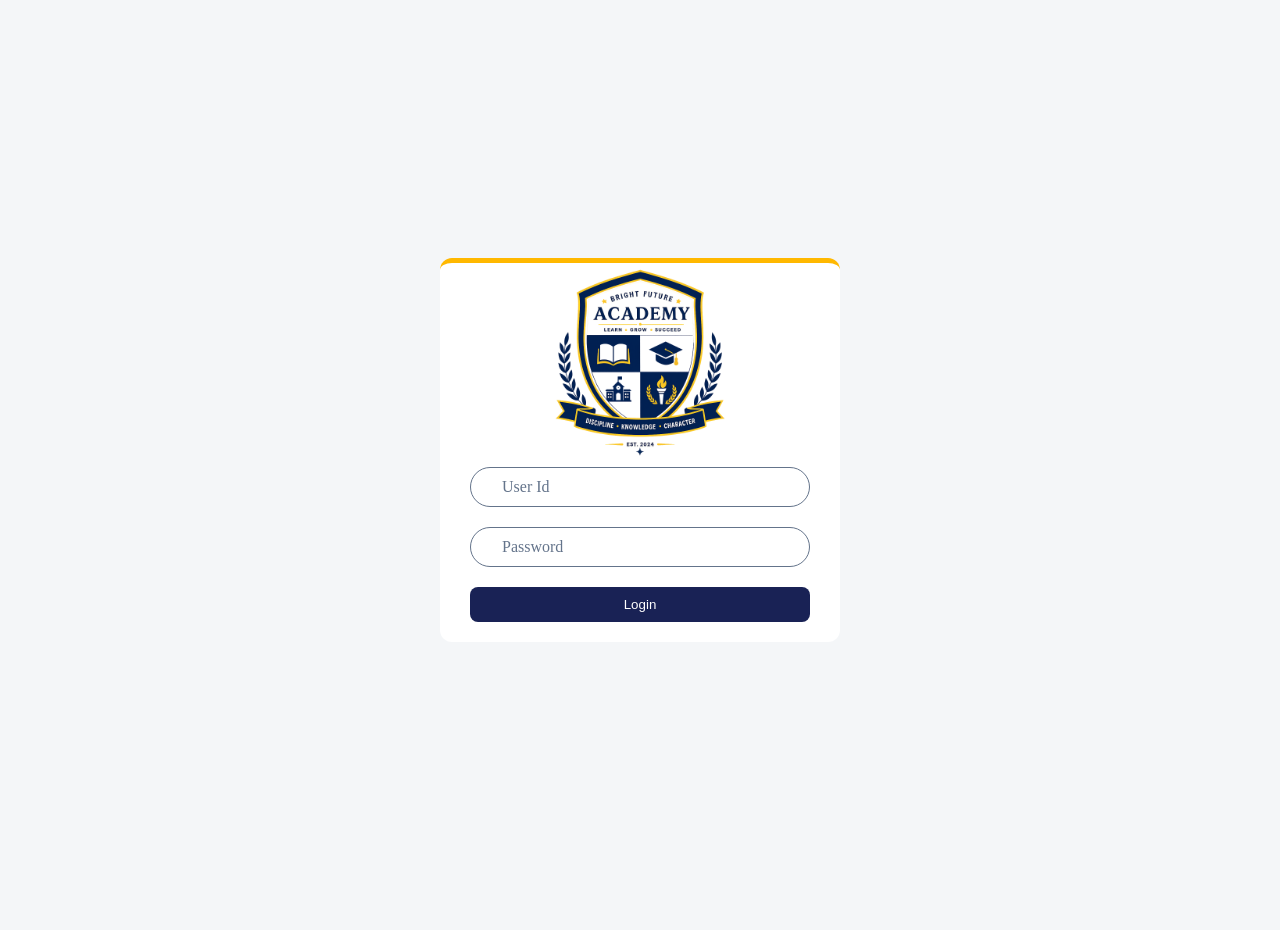
<file: frontend/index.html>
<!DOCTYPE html>
<html lang="en">

<head>
    <meta charset="UTF-8">
    <meta name="viewport" content="width=device-width, initial-scale=1.0">
    <title>Login || BFA</title>
    <link rel="shortcut icon" href="images/school-logo.png" type="image/x-icon">
    <link rel="stylesheet" href="styles/general.css">
    <link rel="stylesheet" href="styles/style.css">
</head>

<body>
    <main class="login-wrapper">
        <div class="login-box">
            <div class="logo-box">
                <img src="images/logo.png" alt="logo" class="school-logo">
            </div>

            <div class="input-box">
                <input type="text" name="id-label" required>
                <label>User Id</label>
            </div>

            <div class="input-box">
                <input type="password" name="password-label" required>
                <label>Password</label>
            </div>

            <button class="login-button">Login</button>
        </div>
    </main>

</body>

</html>
</file>
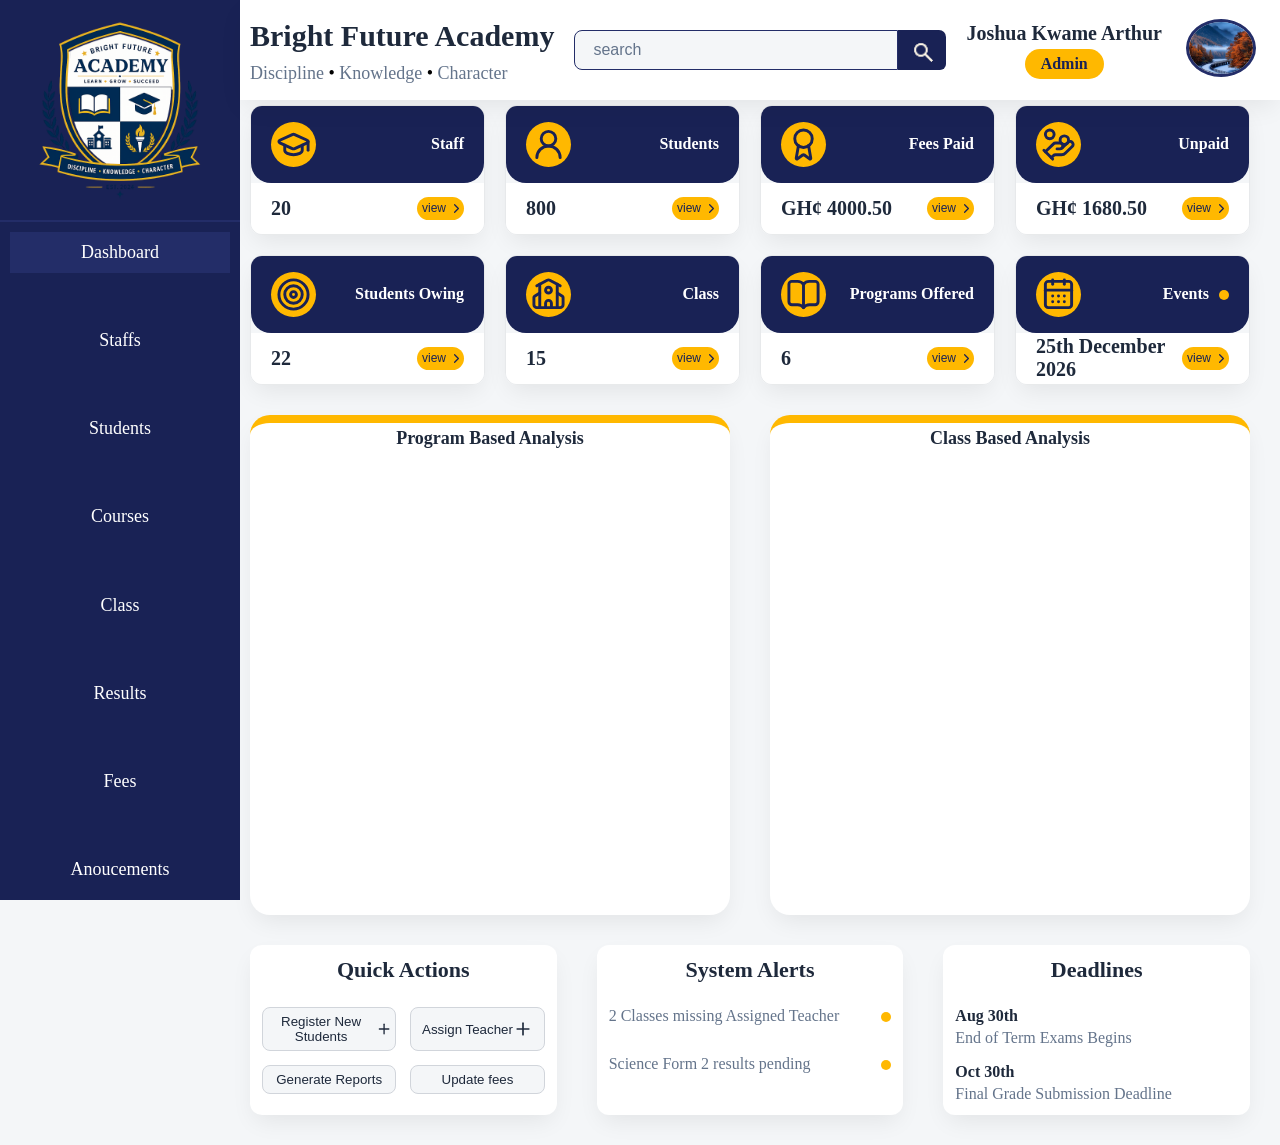
<file: frontend/admin-dashboard.html>
<!DOCTYPE html>
<html lang="en">
<head>
    <meta charset="UTF-8">
    <meta name="viewport" content="width=device-width, initial-scale=1.0">
    <title>Dashboard || BFA</title>
    <link rel="stylesheet" href="styles/general.css">
    <link rel="stylesheet" href="styles/admin-style.css">
    <link rel="stylesheet" href="styles/dashboard.css">
    <link rel="shortcut icon" href="images/logo.png" type="image/x-icon">
</head>
<body>
    <main class="dashboard-container">
        <section class="sidebar">
            <div class="sch-badge">
                <a href="admin-dashboard.html">
                    <img src="images/school-logo.png" alt="School Badge">
                </a>
            </div>

            <hr class="line">
            
            <div class="navbar">
                <ul>
                    <li><a href="#" class="nav-items active">Dashboard</a></li>
                    <li><a href="#" class="nav-items">Staffs</a></li>
                    <li><a href="#" class="nav-items">Students</a></li>
                    <li><a href="#" class="nav-items">Courses</a></li>
                    <li><a href="#" class="nav-items">Class</a></li>
                    <li><a href="#" class="nav-items">Results</a></li>
                    <li><a href="#" class="nav-items">Fees</a></li>
                    <li><a href="#" class="nav-items">Anoucements</a></li>
                </ul>
            </div>
        </section>

        <section class="header">
            <div class="school-details">
                <div class="details-container">
                    <div class="school-name">Bright Future Academy</div>
                    <div class="motto-container">
                        <span class="details">Discipline</span>
                        <span class="indicator">&bull;</span>
                        <span class="details">Knowledge</span>
                        <span class="indicator">&bull;</span>
                        <span class="details">Character</span>
                    </div>
                </div>
            </div>

            <div class="search-bar-container">
                <input type="text" placeholder="search" class="search-bar">

                <button class="search-button">
                    <img src="images/search-icon.png" alt="" class="search-image">
                </button>
            </div>

            <div class="student-container">
                <div class="student-image-container">
                    <img src="images/app.png" alt="Profile Picture">
                </div>
                <div class="student-details">
                    <div class="student-name">
                        Joshua Kwame Arthur
                    </div>

                    <div class="course">Admin</div>
                </div>
            </div>
        </section>

        <section class="bg-container">
            <div class="flex-container">
                <div class="boxes total-staff">
                    <div class="card-header">
                        <div class="card-image">
                            <svg class="card-icon" xmlns="http://www.w3.org/2000/svg" width="24" height="24" viewBox="0 0 24 24" fill="none" stroke="currentColor" stroke-width="2" stroke-linecap="round" stroke-linejoin="round" class="lucide lucide-graduation-cap-icon lucide-graduation-cap"><path d="M21.42 10.922a1 1 0 0 0-.019-1.838L12.83 5.18a2 2 0 0 0-1.66 0L2.6 9.08a1 1 0 0 0 0 1.832l8.57 3.908a2 2 0 0 0 1.66 0z"/><path d="M22 10v6"/><path d="M6 12.5V16a6 3 0 0 0 12 0v-3.5"/></svg>
                        </div>
                        <span>
                            Staff
                        </span>
                    </div>
                    <div class="card-text">
                        <span>20</span>
                        <span><button class="button">view
                            <svg xmlns="http://www.w3.org/2000/svg" width="24" height="24" viewBox="0 0 24 24" fill="none" stroke="currentColor" stroke-width="2" stroke-linecap="round" stroke-linejoin="round" class="lucide lucide-chevron-right-icon lucide-chevron-right"><path d="m9 18 6-6-6-6"/></svg>
                        </button></span>
                    </div>
                </div>

                <div class="boxes total-students">
                    <div class="card-header">
                        <div class="card-image">
                            <svg xmlns="http://www.w3.org/2000/svg" width="24" height="24" viewBox="0 0 24 24" fill="none" stroke="currentColor" stroke-width="2" stroke-linecap="round" stroke-linejoin="round" class="lucide lucide-user-round-icon lucide-user-round"><circle cx="12" cy="8" r="5"/><path d="M20 21a8 8 0 0 0-16 0"/></svg>
                        </div>
                        <span>
                            Students
                        </span>
                    </div>
                    <div class="card-text">
                        <span>800</span>
                        <span>
                            <button class="button">view 
                                <svg xmlns="http://www.w3.org/2000/svg" width="24" height="24" viewBox="0 0 24 24" fill="none" stroke="currentColor" stroke-width="2" stroke-linecap="round" stroke-linejoin="round" class="lucide lucide-chevron-right-icon lucide-chevron-right"><path d="m9 18 6-6-6-6"/></svg>
                            </button>
                        </span>
                    </div>
                </div>

                <div class="boxes total-fees-collected">
                    <div class="card-header">
                        <div class="card-image">
                            <svg xmlns="http://www.w3.org/2000/svg" width="24" height="24" viewBox="0 0 24 24" fill="none" stroke="currentColor" stroke-width="2" stroke-linecap="round" stroke-linejoin="round" class="lucide lucide-award-icon lucide-award"><path d="m15.477 12.89 1.515 8.526a.5.5 0 0 1-.81.47l-3.58-2.687a1 1 0 0 0-1.197 0l-3.586 2.686a.5.5 0 0 1-.81-.469l1.514-8.526"/><circle cx="12" cy="8" r="6"/></svg>
                        </div>
                        <span>
                            Fees Paid
                        </span>
                    </div>
                    <div class="card-text">
                        <span>GH¢ 4000.50</span>
                        <span>
                            <button class="button">view 
                                <svg xmlns="http://www.w3.org/2000/svg" width="24" height="24" viewBox="0 0 24 24" fill="none" stroke="currentColor" stroke-width="2" stroke-linecap="round" stroke-linejoin="round" class="lucide lucide-chevron-right-icon lucide-chevron-right"><path d="m9 18 6-6-6-6"/></svg>
                            </button>
                        </span>
                    </div>
                </div>

                <div class="boxes outstanding-fees">
                    <div class="card-header">
                        <div class="card-image">
                            <svg xmlns="http://www.w3.org/2000/svg" width="24" height="24" viewBox="0 0 24 24" fill="none" stroke="currentColor" stroke-width="2" stroke-linecap="round" stroke-linejoin="round" class="lucide lucide-hand-coins-icon lucide-hand-coins"><path d="M11 15h2a2 2 0 1 0 0-4h-3c-.6 0-1.1.2-1.4.6L3 17"/><path d="m7 21 1.6-1.4c.3-.4.8-.6 1.4-.6h4c1.1 0 2.1-.4 2.8-1.2l4.6-4.4a2 2 0 0 0-2.75-2.91l-4.2 3.9"/><path d="m2 16 6 6"/><circle cx="16" cy="9" r="2.9"/><circle cx="6" cy="5" r="3"/></svg>
                        </div>
                        <span>
                            Unpaid
                        </span>
                    </div>
                    <div class="card-text">
                        <span>GH¢ 1680.50</span>
                        <span>
                            <button class="button">view 
                                <svg xmlns="http://www.w3.org/2000/svg" width="24" height="24" viewBox="0 0 24 24" fill="none" stroke="currentColor" stroke-width="2" stroke-linecap="round" stroke-linejoin="round" class="lucide lucide-chevron-right-icon lucide-chevron-right"><path d="m9 18 6-6-6-6"/></svg>
                            </button>
                        </span>
                    </div>
                </div>

                <div class="boxes outstanding-students">
                    <div class="card-header">
                        <div class="card-image">
                            <svg xmlns="http://www.w3.org/2000/svg" width="24" height="24" viewBox="0 0 24 24" fill="none" stroke="currentColor" stroke-width="2" stroke-linecap="round" stroke-linejoin="round" class="lucide lucide-target-icon lucide-target"><circle cx="12" cy="12" r="10"/><circle cx="12" cy="12" r="6"/><circle cx="12" cy="12" r="2"/></svg>
                        </div>
                        <span>
                            Students Owing
                        </span>
                    </div>
                    <div class="card-text">
                        <span>22</span>
                        <span>
                            <button class="button">view 
                                <svg xmlns="http://www.w3.org/2000/svg" width="24" height="24" viewBox="0 0 24 24" fill="none" stroke="currentColor" stroke-width="2" stroke-linecap="round" stroke-linejoin="round" class="lucide lucide-chevron-right-icon lucide-chevron-right"><path d="m9 18 6-6-6-6"/></svg>
                            </button>
                        </span>
                    </div>
                </div>

                <div class="boxes total-classes">
                    <div class="card-header">
                        <div class="card-image">
                            <svg xmlns="http://www.w3.org/2000/svg" width="24" height="24" viewBox="0 0 24 24" fill="none" stroke="currentColor" stroke-width="2"       stroke-linecap="round" stroke-linejoin="round" class="lucide lucide-school-icon lucide-school"><path d="M14 21v-3a2 2 0 0 0-4 0v3"/><path d="M18 4.933V21"/><path d="m4 6 7.106-3.79a2 2 0 0 1 1.788 0L20 6"/><path d="m6 11-3.52 2.147a1 1 0 0 0-.48.854V19a2 2 0 0 0 2 2h16a2 2 0 0 0 2-2v-5a1 1 0 0 0-.48-.853L18 11"/><path d="M6 4.933V21"/><circle cx="12" cy="9" r="2"/></svg>
                        </div>
                        <span>
                            Class
                        </span>
                    </div>
                    <div class="card-text">
                        <span>15</span>
                        <span>
                            <button class="button">view 
                                <svg xmlns="http://www.w3.org/2000/svg" width="24" height="24" viewBox="0 0 24 24" fill="none" stroke="currentColor" stroke-width="2" stroke-linecap="round" stroke-linejoin="round" class="lucide lucide-chevron-right-icon lucide-chevron-right"><path d="m9 18 6-6-6-6"/></svg>
                            </button>
                        </span>
                    </div>
                </div>

                <div class="boxes courses-offered">
                    <div class="card-header">
                        <div class="card-image">
                            <svg xmlns="http://www.w3.org/2000/svg" width="24" height="24" viewBox="0 0 24 24" fill="none" stroke="currentColor" stroke-width="2" stroke-linecap="round" stroke-linejoin="round" class="lucide lucide-book-open-icon lucide-book-open"><path d="M12 5v16"/><path d="M20.001 19A2 2 0 0022 17V5a2 2 0 00-1.999-2L16 3.002A5 5 0 0012 5a5 5 0 00-4-2H4a2 2 0 00-2 2v12a2 2 0 001.999 2H8a5 5 0 014 2 5 5 0 014-2z"/></svg>
                        </div>
                        <span>
                            Programs Offered
                        </span>
                    </div>
                    <div class="card-text">
                        <span>6</span>
                        <span>
                            <button class="button">view 
                                <svg xmlns="http://www.w3.org/2000/svg" width="24" height="24" viewBox="0 0 24 24" fill="none" stroke="currentColor" stroke-width="2" stroke-linecap="round" stroke-linejoin="round" class="lucide lucide-chevron-right-icon lucide-chevron-right"><path d="m9 18 6-6-6-6"/></svg>
                        </button>
                        </span>
                    </div>
                </div>

                <div class="boxes events">
                    <div class="card-header">
                        <div class="card-image">
                            <svg xmlns="http://www.w3.org/2000/svg" width="24" height="24" viewBox="0 0 24 24" fill="none" stroke="currentColor" stroke-width="2" stroke-linecap="round" stroke-linejoin="round" class="lucide lucide-calendar-days-icon lucide-calendar-days"><path d="M8 2v3"/><path d="M16 2v3"/><rect x="3" y="3" width="18" height="18" rx="2"/><path d="M3 9h18"/><path d="M8 13h.01"/><path d="M12 13h.01"/><path d="M16 13h.01"/><path d="M8 17h.01"/><path d="M12 17h.01"/><path d="M16 17h.01"/></svg>
                        </div>

                        <div>
                            <span>Events</span>
                            <span class="dot">&nbsp;</span>
                        </div>
                    </div>
                    
                    <div class="card-text">
                        <span>25th December 2026</span>
                        <span>
                            <button class="button">view 
                                <svg xmlns="http://www.w3.org/2000/svg" width="24" height="24" viewBox="0 0 24 24" fill="none" stroke="currentColor" stroke-width="2" stroke-linecap="round" stroke-linejoin="round" class="lucide lucide-chevron-right-icon lucide-chevron-right"><path d="m9 18 6-6-6-6"/></svg>
                            </button>
                        </span>
                    </div>
                </div>
            </div>
        </section>

        <section class="analysis">
            <div class="program-based-analysis graph">
                <p class="chat-title">Program Based Analysis</p>
            </div>
            <div class="class-based-analysis graph">
                <p class="chat-title">Class Based Analysis</p>
            </div>
        </section>

        <section class="dashboard-footer">
            <div class="quick-actions">
                <p class="actions-title">Quick Actions</p>
                <div class="actions-buttons">
                    <button class="add-students-actions">
                        Register New Students
                        <svg xmlns="http://www.w3.org/2000/svg" width="20" height="20" viewBox="0 0 24 24" fill="none" stroke="currentColor" stroke-width="2" stroke-linecap="round" stroke-linejoin="round" class="lucide lucide-plus-icon lucide-plus"><path d="M5 12h14"/><path d="M12 5v14"/></svg>
                    </button>
                    
                    <button class="add-staff-actions">
                        Assign Teacher
                        <svg xmlns="http://www.w3.org/2000/svg" width="20" height="20" viewBox="0 0 24 24" fill="none" stroke="currentColor" stroke-width="2" stroke-linecap="round" stroke-linejoin="round" class="lucide lucide-plus-icon lucide-plus"><path d="M5 12h14"/><path d="M12 5v14"/></svg>
                    </button>

                    <button class="reports">Generate Reports</button>

                    <button class="fees-update">
                        Update fees
                    </button>
                </div>
            </div>

            <div class="system-alerts">
                <p class="actions-title">System Alerts</p>
                <div class="alerts">
                    <p>2 Classes missing Assigned Teacher</p>
                    <span class="dot">&nbsp;</span>
                </div>

                <div class="alerts">
                    <p>Science Form 2 results pending</p>
                    <span class="dot">&nbsp;</span>
                </div>

            </div>

            <div class="deadlines">
                <p class="actions-title">Deadlines</p>
                <div class="deadline">
                    <div>
                        <p>Aug 30th</p>
                        End of Term Exams Begins
                    </div>

                    <div>
                        <p>Oct 30th</p>
                        <p>Final Grade Submission Deadline</p>
                    </div>
                </div>
            </div>
        </section>
    </main>
</body>
</html>
</file>
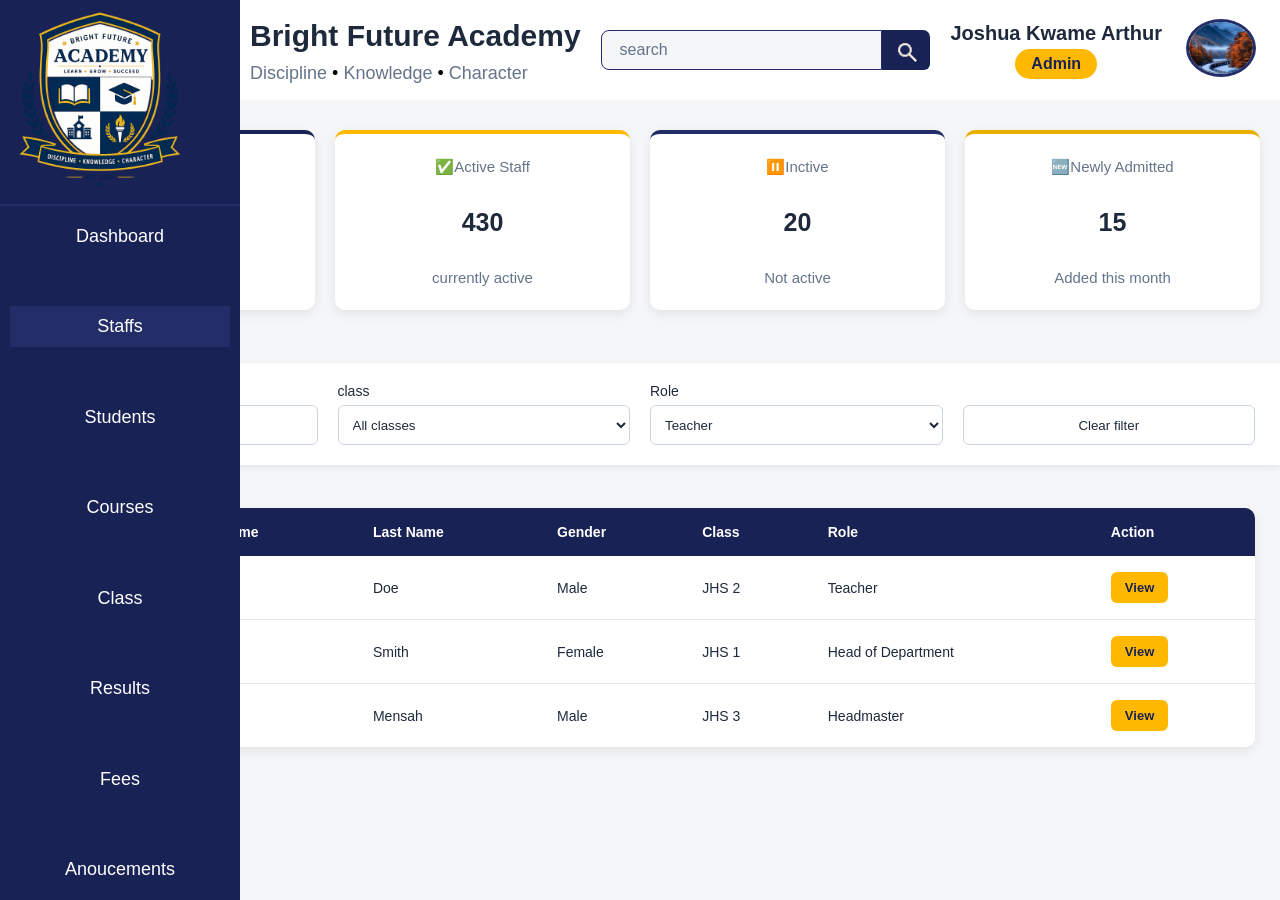
<file: frontend/staff.html>
<!doctype html>
<html lang="en">

<head>
    <meta charset="UTF-8" />
    <meta name="viewport" content="width=device-width, initial-scale=1.0">
    <link rel="stylesheet" href="styles/general.css">
    <link rel="stylesheet" href="styles/admin-style.css">
    <link rel="stylesheet" href="styles/student(admin-manage).css">
    <link rel="stylesheet" href="styles/addstudent.css">
    <title>Staffs</title>
</head>

<body>
    <main id="main-container">
        <section class="sidebar">
            <div class="sch-badge">
                <img src="images/school-logo.png" alt="School Badge">
            </div>

            <hr class="line">

            <div class="navbar">
                <ul>
                    <li><a href="#" class="nav-items">Dashboard</a></li>
                    <li><a href="#" class="nav-items active">Staffs</a></li>
                    <li><a href="#" class="nav-items">Students</a></li>
                    <li><a href="#" class="nav-items">Courses</a></li>
                    <li><a href="#" class="nav-items">Class</a></li>
                    <li><a href="#" class="nav-items">Results</a></li>
                    <li><a href="#" class="nav-items">Fees</a></li>
                    <li><a href="#" class="nav-items">Anoucements</a></li>
                </ul>
            </div>
        </section>

        <section class="header">
            <div class="school-details">
                <div class="details-container">
                    <div class="school-name">Bright Future Academy</div>
                    <div class="motto-container">
                        <span class="details">Discipline</span>
                        <span class="indicator">&bull;</span>
                        <span class="details">Knowledge</span>
                        <span class="indicator">&bull;</span>
                        <span class="details">Character</span>
                    </div>
                </div>
            </div>

            <div class="search-bar-container">
                <input type="text" placeholder="search" class="search-bar">

                <button class="search-button">
                    <img src="images/search-icon.png" alt="" class="search-image">
                </button>
            </div>

            <div class="student-container">
                <div class="student-image-container">
                    <img src="images/app.png" alt="Profile Picture">
                </div>
                <div class="student-details">
                    <div class="student-name">
                        Joshua Kwame Arthur
                    </div>

                    <div class="course">Admin</div>
                </div>
            </div>
        </section>

        <section class="container">
            <div id="top-box" class="top-class">
                <div id="topbox-text">
                    <p id="toptext-1" class="top-text">Staff Member</p>
                    <p id="toptext-2" class="top-text">
                        Manage all staff in the school
                    </p>
                </div>

                <div id="addstu-box">
                    <button type="button" id="addstudent-button" class="js-addstudent-btn">
                        <span>➕</span>Add Staff
                    </button>
                </div>
            </div>

            <div id="student-summary">
                <div id="studentsummary-box1" class="studentsummary-box">
                    <p class="box-p"><span>🧑‍🎓</span>Total Staff</p>
                    <p class="box1-p">450</p>
                    <p class="box-p">All registered Staff</p>
                </div>

                <div id="studentsummary-box2" class="studentsummary-box">
                    <p class="box-p"><span>✅</span>Active Staff</p>
                    <p class="box1-p">430</p>
                    <p class="box-p">currently active</p>
                </div>

                <div id="studentsummary-box3" class="studentsummary-box">
                    <p class="box-p"><span>⏸️</span>Inctive</p>
                    <p class="box1-p">20</p>
                    <p class="box-p">Not active</p>
                </div>

                <div id="studentsummary-box4" class="studentsummary-box">
                    <p class="box-p"><span>🆕</span>Newly Admitted</p>
                    <p class="box1-p">15</p>
                    <p class="box-p">Added this month</p>
                </div>
            </div>

            <br>

            <div id="search-area">
                <div id="search-box" class="search-c">
                    <input type="search-field" id="search" placeholder="🔍Search by name,ID..." />
                </div>

                <div id="class-section" class="search-c">
                    <label>class</label>
                    <select id="class-id">
                        <option>All classes</option>
                        <option>year 1</option>
                        <option>year 2</option>
                        <option>year 3</option>
                    </select>
                </div>

                <div id="status" class="search-c">
                    <label>Role</label>
                    <select id="status-id">
                        <option>Teacher</option>
                        <option>Head of Department</option>
                        <option>Headmaster</option>
                        <option>Custom</option>
                    </select>
                </div>

                <div id="clear-filter" class="search-c">
                    <button type="button" id="clearfilter-btn">Clear filter</button>
                </div>
            </div>

            <br />
            <section class="student-table-container">
                <table class="student-table">
                    <thead>
                        <tr>
                            <th scope="col">Staff  ID</th>
                            <th scope="col">First Name</th>
                            <th scope="col">Last Name</th>
                            <th scope="col">Gender</th>
                            <th scope="col">Class</th>
                            <th scope="col">Role</th>
                            <th scope="col">Action</th>
                        </tr>
                    </thead>

                    <tbody>
                        <tr>
                            <td>ST001</td>
                            <td>John</td>
                            <td>Doe</td>
                            <td>Male</td>
                            <td>JHS 2</td>
                            <td>Teacher</td>
                            <td>
                                <button type="button">View</button>
                            </td>
                        </tr>

                        <tr>
                            <td>ST002</td>
                            <td>Mary</td>
                            <td>Smith</td>
                            <td>Female</td>
                            <td>JHS 1</td>
                            <td>Head of Department</td>
                            <td>
                                <button type="button">View</button>
                            </td>
                        </tr>

                        <tr>
                            <td>ST003</td>
                            <td>David</td>
                            <td>Mensah</td>
                            <td>Male</td>
                            <td>JHS 3</td>
                            <td>Headmaster</td>
                            <td>
                                <button type="button">View</button>
                            </td>
                        </tr>
                    </tbody>
                </table>
            </section>
        </section>

        <section class="js-add-student-form pop-up-hider">
            <form id="addstudent-forms" class="js-addstudent-form">
                <div id="form-container">
                    <span class="close-form-btn js-close-form-btn">
                        <svg xmlns="http://www.w3.org/2000/svg" width="24" height="24" viewBox="0 0 24 24" fill="none"
                            stroke="currentColor" stroke-width="2" stroke-linecap="round" stroke-linejoin="round"
                            class="lucide lucide-x preview-icon">
                            <path d="M18 6 6 18" />
                            <path d="m6 6 12 12" />
                        </svg>
                    </span>

                    <div id="heading">
                        <p>Staff forms</p>
                    </div>

                    <br><br>

                    <div>
                        <label for="firstname" class="form-label">Firstname</label>
                        <input type="text" id="firstname" class="stu-forms" name="firstname"
                            placeholder="Enter firstname eg.Emmanuella" required />
                    </div>

                    <br>

                    <div>
                        <label for="lastname" class="form-label">Lastname</label>
                        <input type="text" id="lastname" class="stu-forms" name="lastname"
                            placeholder="Enter lastname eg.Boakyewaa" required />
                    </div>

                    <br>

                    <div>
                        <label for="othernames" class="form-label">Othernames</label>
                        <input type="text" id="othernames" class="stu-forms" name="lothernames"
                            placeholder="Enter othernames " />
                    </div>

                    <br>

                    <div>
                        <label for="index" class="form-label">Index Number</label>
                        <input type="text" id="index" class="stu-forms" name="index"
                            placeholder="Enter index eg.stu1234" required />
                    </div>

                    <br>

                    <div>
                        <label for="Year" class="form-label">Year</label>
                        <select class="stu-forms">
                            <option value="">Select year </option>
                            <option value="Year 1">Year 1</option>
                            <option value="Year 2">Year 2</option>
                            <option value="Year 3">Year 3</option>
                        </select>
                    </div>

                    <br>

                    <div> <label for="course" class="form-label">Subject</label>
                        <select id="course" name="course" class="stu-forms">
                            <option value="">Select Subject</option>
                            <option value="General Science">Core Mathematics</option>
                            <option value="General Arts">Integrated Science</option>
                            <option value="Business ">English Language</option>
                            <option value="Home Economics">Social Studies</option>
                            <option value="Home Economics">Biology</option>
                            <option value="Home Economics">Economics</option>
                            <option value="Home Economics">Financial Accounting</option>
                            <option value="Home Economics">Food & Nutrition</option>
                            <option value="Home Economics">Textiles</option>
                            <option value="Home Economics">Animal Husbandry</option>
                        </select>
                    </div>

                    <br>

                    <div class="form-group">
                        <label id="gen-id"></label>
                        <div class="form-group">
                            <label id="gen-id" class="form-label">Gender</label>

                            <div id="gender">
                                <label for="male">
                                    <input type="radio" id="male" name="gender" value="Male" />
                                    Male
                                </label>

                                <label for="female">
                                    <input type="radio" id="female" name="gender" value="Female" />
                                    Female
                                </label>
                            </div>
                        </div>
                    </div>

                    <br>


                    <!-- <div>
            <label for="tel" class="form-label">Tel:</label>
            <input type="tel" name="tel" id="tel" class="stu-forms" placeholder="Enter Tel eg:0123456789">
          </div>
          <div>
            <label for="passport" class="form-label">Passport Picture</label>
            <input type="file" id="passport" class="stu-forms" name="passport" accept="image/*">

            <img id="passport-preview" src="" alt="Passport Preview">
          </div> -->

                    <div id="btn-container">
                        <button id="submit-btn" class="forms-btn js-forms-btn" type="button">Add
                            Staff</button><br><br>
                        <input id="clear-btn" class="forms-btn js-clear-btn" type="reset">
                    </div>
            </form>
        </section>

        <script src="js/manage-student.js"></script>
    </main>
</body>

</html>
</file>
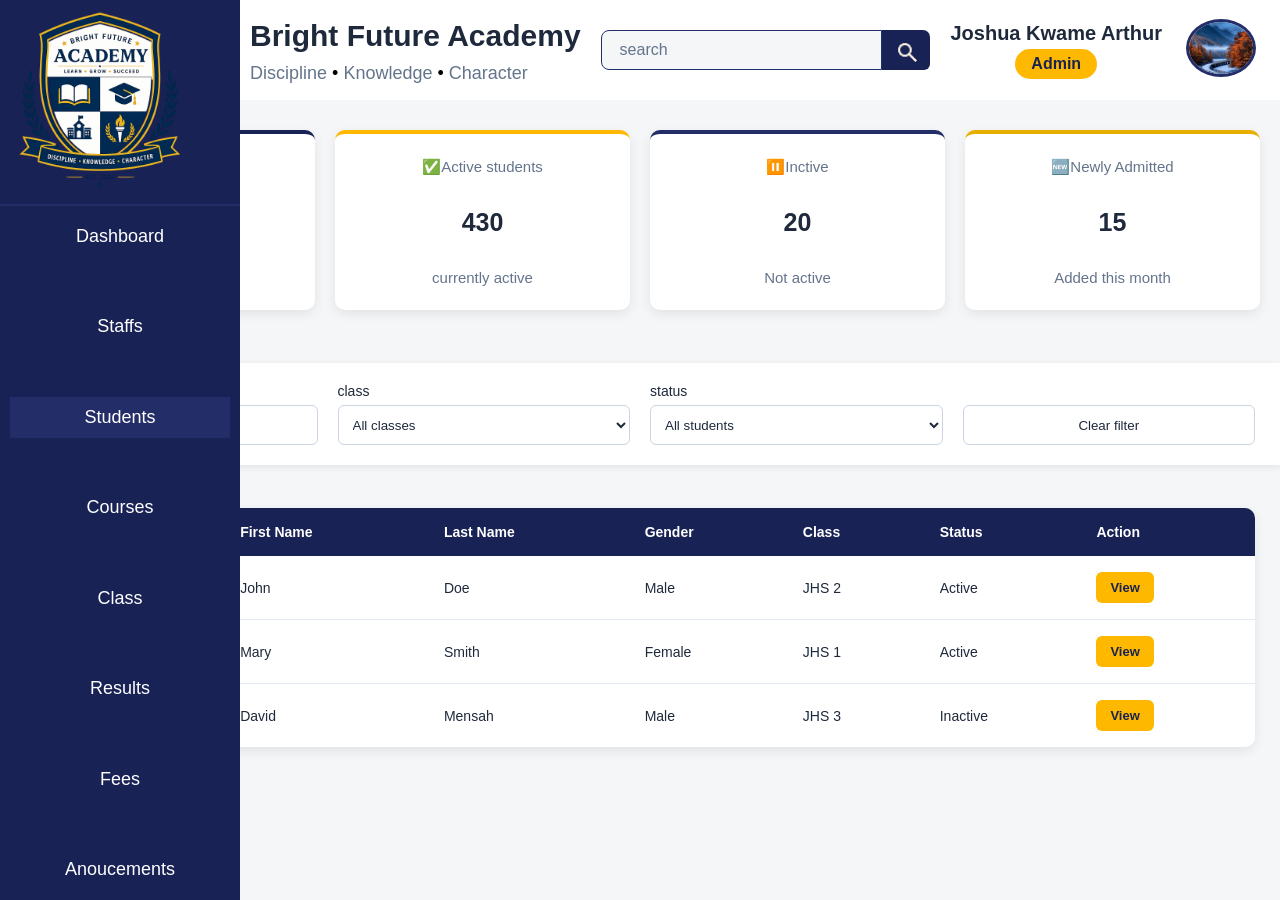
<file: frontend/student(admin-manage).html>
<!doctype html>
<html lang="en">

<head>
  <meta charset="UTF-8" />
  <meta name="viewport" content="width=device-width, initial-scale=1.0">
  <link rel="stylesheet" href="styles/general.css">
  <link rel="stylesheet" href="styles/admin-style.css">
  <link rel="stylesheet" href="styles/student(admin-manage).css">
  <link rel="stylesheet" href="styles/addstudent.css">
  <title>students</title>
</head>

<body>
  <main id="main-container">
    <section class="sidebar">
      <div class="sch-badge">
        <img src="images/school-logo.png" alt="School Badge">
      </div>

      <hr class="line">

      <div class="navbar">
        <ul>
          <li><a href="#" class="nav-items">Dashboard</a></li>
          <li><a href="#" class="nav-items">Staffs</a></li>
          <li><a href="#" class="nav-items active">Students</a></li>
          <li><a href="#" class="nav-items">Courses</a></li>
          <li><a href="#" class="nav-items">Class</a></li>
          <li><a href="#" class="nav-items">Results</a></li>
          <li><a href="#" class="nav-items">Fees</a></li>
          <li><a href="#" class="nav-items">Anoucements</a></li>
        </ul>
      </div>
    </section>

    <section class="header">
      <div class="school-details">
        <div class="details-container">
          <div class="school-name">Bright Future Academy</div>
          <div class="motto-container">
            <span class="details">Discipline</span>
            <span class="indicator">&bull;</span>
            <span class="details">Knowledge</span>
            <span class="indicator">&bull;</span>
            <span class="details">Character</span>
          </div>
        </div>
      </div>

      <div class="search-bar-container">
        <input type="text" placeholder="search" class="search-bar">

        <button class="search-button">
          <img src="images/search-icon.png" alt="" class="search-image">
        </button>
      </div>

      <div class="student-container">
        <div class="student-image-container">
          <img src="images/app.png" alt="Profile Picture">
        </div>
        <div class="student-details">
          <div class="student-name">
            Joshua Kwame Arthur
          </div>

          <div class="course">Admin</div>
        </div>
      </div>
    </section>

    <section class="container">
      <div id="top-box" class="top-class">
        <div id="topbox-text">
          <p id="toptext-1" class="top-text">Students</p>
          <p id="toptext-2" class="top-text">
            Manage all students in the school
          </p>
        </div>

        <div id="addstu-box">
          <button type="button" id="addstudent-button" class="js-addstudent-btn">
            <span>➕</span>Add student
          </button>
        </div>
      </div>

      <div id="student-summary">
        <div id="studentsummary-box1" class="studentsummary-box">
          <p class="box-p"><span>🧑‍🎓</span>Total students</p>
          <p class="box1-p">450</p>
          <p class="box-p">All registered student</p>
        </div>

        <div id="studentsummary-box2" class="studentsummary-box">
          <p class="box-p"><span>✅</span>Active students</p>
          <p class="box1-p">430</p>
          <p class="box-p">currently active</p>
        </div>

        <div id="studentsummary-box3" class="studentsummary-box">
          <p class="box-p"><span>⏸️</span>Inctive</p>
          <p class="box1-p">20</p>
          <p class="box-p">Not active</p>
        </div>

        <div id="studentsummary-box4" class="studentsummary-box">
          <p class="box-p"><span>🆕</span>Newly Admitted</p>
          <p class="box1-p">15</p>
          <p class="box-p">Added this month</p>
        </div>
      </div>

      <br>

      <div id="search-area">
        <div id="search-box" class="search-c">
          <input type="search-field" id="search" placeholder="🔍Search by name,ID..." />
        </div>

        <div id="class-section" class="search-c">
          <label>class</label>
          <select id="class-id">
            <option>All classes</option>
            <option>year 1</option>
            <option>year 2</option>
            <option>year 3</option>
          </select>
        </div>

        <div id="status" class="search-c">
          <label>status</label>
          <select id="status-id">
            <option>All students</option>
            <option>Active</option>
            <option>inactive</option>
          </select>
        </div>

        <div id="clear-filter" class="search-c">
          <button type="button" id="clearfilter-btn">Clear filter</button>
        </div>
      </div>

      <br />
      <section class="student-table-container">
        <table class="student-table">
          <thead>
            <tr>
              <th scope="col">Student ID</th>
              <th scope="col">First Name</th>
              <th scope="col">Last Name</th>
              <th scope="col">Gender</th>
              <th scope="col">Class</th>
              <th scope="col">Status</th>
              <th scope="col">Action</th>
            </tr>
          </thead>

          <tbody>
            <tr>
              <td>ST001</td>
              <td>John</td>
              <td>Doe</td>
              <td>Male</td>
              <td>JHS 2</td>
              <td>Active</td>
              <td>
                <button type="button">View</button>
              </td>
            </tr>

            <tr>
              <td>ST002</td>
              <td>Mary</td>
              <td>Smith</td>
              <td>Female</td>
              <td>JHS 1</td>
              <td>Active</td>
              <td>
                <button type="button">View</button>
              </td>
            </tr>

            <tr>
              <td>ST003</td>
              <td>David</td>
              <td>Mensah</td>
              <td>Male</td>
              <td>JHS 3</td>
              <td>Inactive</td>
              <td>
                <button type="button">View</button>
              </td>
            </tr>
          </tbody>
        </table>
      </section>
    </section>

    <section class="js-add-student-form pop-up-hider">
      <form id="addstudent-forms" class="js-addstudent-form">
        <div id="form-container">
          <span class="close-form-btn js-close-form-btn">
            <svg xmlns="http://www.w3.org/2000/svg" width="24" height="24" viewBox="0 0 24 24" fill="none" stroke="currentColor" stroke-width="2" stroke-linecap="round" stroke-linejoin="round" class="lucide lucide-x preview-icon"><path d="M18 6 6 18"/><path d="m6 6 12 12"/></svg>
          </span>

          <div id="heading">
            <p>Student forms</p>
          </div>

          <br><br>

          <div>
            <label for="firstname" class="form-label">Firstname</label>
            <input type="text" id="firstname" class="stu-forms" name="firstname"
              placeholder="Enter firstname eg.Emmanuella" required />
          </div>

          <br>

          <div>
            <label for="lastname" class="form-label">Lastname</label>
            <input type="text" id="lastname" class="stu-forms" name="lastname" placeholder="Enter lastname eg.Boakyewaa"
              required />
          </div>

          <br>

          <div>
            <label for="othernames" class="form-label">Othernames</label>
            <input type="text" id="othernames" class="stu-forms" name="lothernames" placeholder="Enter othernames " />
          </div>

          <br>

          <div>
            <label for="index" class="form-label">Index Number</label>
            <input type="text" id="index" class="stu-forms" name="index" placeholder="Enter index eg.stu1234"
              required />
          </div>

          <br>

          <div>
            <label for="Year" class="form-label">Year</label>
            <select class="stu-forms">
              <option value="">Select year </option>
              <option value="Year 1">Year 1</option>
              <option value="Year 2">Year 2</option>
              <option value="Year 3">Year 3</option>
            </select>
          </div>

          <br>

          <div> <label for="course" class="form-label">Course</label>
            <select id="course" name="course" class="stu-forms">
              <option value="">Select Course</option>
              <option value="General Science">General Science</option>
              <option value="General Arts">General Arts</option>
              <option value="Business ">Business </option>
              <option value="Home Economics">Home Economics</option>
            </select>
          </div>

          <br>

          <div class="form-group">
            <label id="gen-id"></label>
            <div class="form-group">
              <label id="gen-id" class="form-label">Gender</label>

              <div id="gender">
                <label for="male">
                  <input type="radio" id="male" name="gender" value="Male" />
                  Male
                </label>

                <label for="female">
                  <input type="radio" id="female" name="gender" value="Female" />
                  Female
                </label>
              </div>
            </div>
          </div>

          <br>


          <!-- <div>
            <label for="tel" class="form-label">Tel:</label>
            <input type="tel" name="tel" id="tel" class="stu-forms" placeholder="Enter Tel eg:0123456789">
          </div>
          <div>
            <label for="passport" class="form-label">Passport Picture</label>
            <input type="file" id="passport" class="stu-forms" name="passport" accept="image/*">

            <img id="passport-preview" src="" alt="Passport Preview">
          </div> -->

          <div id="btn-container">
            <button id="submit-btn" class="forms-btn js-forms-btn" type="button">Add Student</button><br><br>
            <input id="clear-btn" class="forms-btn js-clear-btn" type="reset">
          </div>
      </form>
    </section>

    <script src="js/manage-student.js"></script>
  </main>
</body>

</html>
</file>
<file: frontend/styles/general.css>
:root {
    --bg-main: #F4F6F8;
    --bg-card: #FFFFFF;
    --placeholder: #EAECEF;
    --border: #D1D5DB;

    --brand-navy: #192255;
    --brand-navy-light: #232D68;

    --accent-primary: #FFB800;
    --accent-dark: #E8AF00;

    --text-p: #1E293B;
    --text-s: #64748B;

    --shadow: 0 10px 25px  -5px rgba(0, 0, 0, 0.08);

    /* Edge padding */
    --edge: 30px;
}

* {
    margin: 0;
    padding: 0;
    box-sizing: border-box;
}

body{
    background-color: var(--bg-main);
    padding-bottom: 30px;
}
</file>
<file: frontend/styles/style.css>
.login-wrapper {
    background-color: var(--bg-main);
    min-height: 100vh;
    display: flex;
    align-items: center;
    justify-content: center;
}

.login-box{
    background-color: var(--bg-card);
    padding: 0 30px 20px 30px;
    width: 100%;
    max-width: 400px;
    border-top: 5px solid var(--accent-primary);
    border-radius: 12px;
    box-shadow: 0 10px 25px -5px var(--shadow);
}

.logo-box{
    width: 200px;
    margin: auto;
}

.logo-box img{
    width: 100%;
}

.input-box{
    position: relative;
    margin-bottom: 20px;
}

.input-box input {
    width: 100%;
    height: 40px;
    padding: 0 22px;
    border-radius: 50px;
    border: 1.5px solid var(--text-s);
    outline: none;
    font-size: 16px;
}

.input-box label {
    position: absolute;
    top: 50%;
    left: 24px;
    padding: 0 8px;
    transform: translateY(-50%);
    color: var(--text-s);
    font-size: medium;
    transition: 0.3s ease all;
    pointer-events: none;
}

.login-button {
    background-color: var(--brand-navy);
    color: var(--bg-card);
    width: 100%;
    padding: 10px 0;
    border-radius: 8px;
    cursor: pointer;
    border: none;
    transition: all 0.1s ease;
}

.login-button:hover {
    background-color: var(--accent-primary);
}

.login-button:active {
    background-color: var(--brand-navy);
}

.input-box input:focus {
    border: 2px solid var(--brand-navy);
}

.input-box input:focus ~ label,
.input-box input:valid ~ label {
    top: 1px;
    font-size: smaller;
    background-color: var(--bg-card);
    color: var(--brand-navy);
    padding-left: 0;
    padding: 1px 3px;
}
</file>
<file: frontend/styles/admin-style.css>
.dashboard-container {
    background-color: var(--bg-main);
}

.sidebar {
    position: fixed;
    top: 0;
    background-color: var(--brand-navy);
    display: flex;
    flex-direction: column;
    width: 240px;
    height: 100%;
    z-index: 100;

}

.sch-badge img {
    width: 200px;
    align-self: center;
}

.line {
    height: 2px;
    border: none;
    outline: none;
    background-color: var(--brand-navy-light);
}

.navbar {
    width: 100%;
    height: 100vh;
    flex: 1;
}

.navbar ul {
    width: 100%;
    height: 100%;
    display: flex;
    flex-direction: column;
    padding: 0;
}

.navbar ul, a {
    text-decoration: none;
    list-style: none;
    color: var(--bg-card);
    font-size: large;
    display: block;
    padding: 10px 10px;
    display: flex;
    flex-direction: column;
    justify-content: space-between;
    text-align: center;
}

.navbar ul a:hover {
    background-color: var(--brand-navy-light);
}

.active {
    background-color: var(--brand-navy-light);
}

.header {
    position: fixed;
    top: 0;
    left: 0;
    right: 0;
    display: flex;
    flex-direction: row;
    justify-content: space-between;
    background-color: var(--bg-card);
    height: 100px;
    padding-right: 48px;
    margin-left: 240px;
    box-shadow: var(--shadow);
    z-index: 1000;
} 

.school-details {
    display: flex;
    flex-direction: row;
    flex-shrink: 0;
    align-items: center;
    padding-left: 10px;
}

.school-name {
    font-size: 30px;
    font-weight: 800;
    line-height: 1.3;
    color: var(--text-p);
    margin-bottom: 5px;
}

.motto-container {
    font-size: 18px;
    font-weight: 400;
    margin-top: 8px;
}

.details {
    font-size: 18px;
    color: var(--text-s);
}

.search-bar-container {
    display: flex;
    flex: 1;
    justify-content: center;
    align-items: center;
    flex-shrink: 1;
    width: 100%;
    max-width: 400px;
    min-width: 0;
    margin: 0 20px;
}

.search-bar {
    height: 40px;
    flex: 1;
    align-items: center;
    min-width: 0;
    max-width: 400px;
    padding: 0 18px;
    border: 1px solid var(--brand-navy-light);
    outline: none;
    border-top-left-radius: 8px;
    border-bottom-left-radius: 8px;
    font-size: 16px;
    color: var(--text-p);
    background-color: var(--bg-main);
}

.search-bar::placeholder {
    color: var(--text-s);
}

.search-bar:focus {
    border: 2px solid var(--brand-navy-light);
}

.search-button {
    background-color: var(--brand-navy);
    width: 48px;
    height: 40px;
    border: none;
    flex-shrink: 0;
    border-bottom-right-radius: 6px;
    border-top-right-radius: 7px;
    transition: background-color 0.3s ease;
    cursor: pointer;
}

.search-button:hover {
    background-color: var(--brand-navy-light);
}

.search-image {
    height: 25px;
    margin-left: 2px;
    margin-top: 7px;
}

.student-container {
    display: flex;
    flex-direction: row-reverse;
    align-items: center;
    flex-shrink: 0;
}

.student-image-container {
    width: 70px;
    height: auto;
    border-radius: 50%;
}

.student-image-container img {
    width: 100%;
    height: auto;
    border-radius: 50%;
    border: 3px solid var(--brand-navy-light);
    margin-left: 24px;
}

.student-details {
    display: flex;
    flex-direction: column;
}

.student-name {
    font-size:20px ;
    font-weight: 700;
    color: var(--text-p);
    margin-bottom: 4px;
}

.course {
    font-size: 16px;
    font-weight: 700;
    padding: 6px 16px;
    max-width: 180px;
    border-radius: 100px;
    background-color: var(--accent-primary);
    color: var(--brand-navy);
    text-align: center;
    align-self: center;
}

/** {
    outline: 1px solid red !important;
}
</file>
<file: frontend/styles/dashboard.css>
.bg-container {
    margin-top: 105px;
    margin-left: 240px;
    padding-right: var(--edge);
    padding-left: 10px;
    background-color: var(--bg-main);
    z-index: 1000;
}

.flex-container {
    display: grid;
    grid-template-columns: repeat(4,1fr);
    row-gap: 20px;
    column-gap: 20px;
}

.boxes {
    width: 100%;
    height: 130px;

    display: flex;
    flex-direction: column;
    border: 1px solid rgba(0, 0, 0, 0.05);
    border-radius: 12px;
    overflow: hidden;
    box-shadow: var(--shadow);
}

.card-header {
    background-color: var(--brand-navy);
    height: 60%;
    border-bottom-left-radius: 20px;
    border-bottom-right-radius: 20px;

    display: flex;
    justify-content: space-between;
    align-items: center;
    padding: 12px 20px;

    color: var(--bg-card);
}

.card-header  div {
    display: flex;
    align-items: center;
}
.card-image {
    width: 45px;
    height: 45px;
    border-radius: 50%;
    background-color: var(--accent-primary);

    display: flex;
    justify-content: center;
    align-items: center; 
}

.card-image svg {
    width: 35px;
    height: 35px;
    color: var(--brand-navy);
}

.card-header span {
    font-size: 16px;
    font-weight: 600;
}

.dot {
    display: inline-block;
    width: 10px;
    height: 10px;
    background: var(--accent-primary);
    border-radius: 50%;
    margin-top: 2px;
    margin-left: 10px;
    animation: blink 1.5s infinite;
}

@keyframes blink {
    0%, 100% {
        opacity: 1;
    }

    50% {
        opacity: 0;
    }
}

.card-text {
    height: 40%;
    background-color: var(--bg-card);
    padding-left: 20px;
    padding-right: 20px;
    text-align: left;
    color: var(--brand-navy);
    color: var(--text-p);
    font-size: 20px;
    font-weight: 700;
    display: flex;
    justify-content: space-between;
    align-items: center;
    cursor: pointer;
}

.button {
    background-color: var(--accent-primary);
    color: var(--brand-navy);
    padding: 4px 0;
    padding-left: 5px;
    font-size: 12px;
    outline: none;
    border-radius: 100px;
    border: none;

    display: flex;
    align-items: center;
    justify-content: space-between;
    transition: 0.3s ease;
}

.button:hover {
    background-color: var(--brand-navy);
    color: var(--accent-primary);
}

.button svg {
    width: 15px;
    height: auto;
    margin-left: 3px;
}

/* Analysis */

.analysis {
    margin-top: 30px;
    margin-left: 240px;
    padding-left: 10px;
    padding-right: var(--edge);
    background-color: var(--bg-main);

    display: grid;
    grid-template-columns: repeat(2, 1fr);
    column-gap: 40px;
}

.graph {
    height: 500px;
    border-radius: 20px;
    background-color: var(--bg-card);
    box-shadow: var(--shadow);
    border-top: 8px solid var(--accent-primary);
}

.chat-title {
    text-align: center;
    border-top-left-radius: 20px;
    border-top-right-radius: 20px;
    color: var(--text-p);

    font-size: 18px;
    font-weight: 600;
    padding: 5px 0;
}

/* Dashboard footer */

.dashboard-footer {
    margin-left: 240px;
    margin-top: 30px;
    padding-left: 10px;
    padding-right: var(--edge);

    display: grid;
    grid-template-columns: repeat(3, 1fr);
    column-gap: 40px;

}

.quick-actions,
.system-alerts,
.deadlines {
    background-color: var(--bg-card);
    box-shadow: var(--shadow);
    border-radius: 12px;
    padding: 12px;
}

.actions-title {
    text-align: center;
    margin-bottom: 24px;
    font-size: 22px;
    font-weight: bold;
    color: var(--text-p);
}

.actions-buttons {
    display: grid;
    grid-template-columns: repeat(2, 1fr);
    gap: 14px;
}

.actions-buttons button {
    background-color: var(--bg-main);
    border: 1px solid var(--border);
    color: var(--text-p);
    padding: 6px 3px;
    border-radius: 8px;
    display: flex;
    align-items: center;
    justify-content: center;
    cursor: pointer;
    transition: all 0.2s ease;
}

.actions-buttons button:hover {
    background-color: var(--brand-navy);
    color: var(--bg-card);
}

.actions-buttons button:active {
    transform: scale(0.96);
}

.alerts {
    display: flex;
    flex-direction: row;
    justify-content: space-between;
    align-items: center;
    margin-bottom: 30px;
}

.alerts p {
    color: var(--text-s);
}

.deadline {
    display: flex;
    flex-direction: column;
    gap: 16px;
}

.deadline div {
    color: var(--text-s);
    display: flex;
    flex-direction: column;
    gap: 4px;
}

.deadline div p:first-child {
    color: var(--text-p);
    font-weight: bold;
}
</file>
<file: frontend/styles/student(admin-manage).css>
:root {
--bg-main: #f4f6f8;
--bg-card: #ffffff;

--brand-navy: #192255;
--brand-navy-light: #232d68;

--accent-primary: #ffb800;
--accent-dark: #e8af00;

--text-p: #1e293b;
--text-s: #64748b;

--border: #cbd5e1;
--border-light: #e2e8f0;

--shadow: rgba(0, 0, 0, 0.08);
}

* {
  box-sizing: border-box;
  }

body {
margin: 0;
width: 100%;
min-height: 100vh;
background-color: var(--bg-main);
font-family: "Inter", sans-serif;
}

#main-container {
width: 100%;
}

#top-box {
display: flex;
align-items: center;
justify-content: space-between;
width: 100%;
min-height: 90px;
padding: 15px 25px;
background-color: var(--brand-navy);
}

#topbox-text {
display: flex;
flex-direction: column;
justify-content: center;
padding-left: 0;
}
.container {
  margin-top: 0;
  /* margin-left: 240px; */
  background-color: var(--bg-main);
  z-index: 1000;
}

#top-box {
  height: 95px;
  display: flex;
  align-items: center;
  justify-content: space-between;
  background-color: var(--brand-navy);
  padding: 0 10px;
}

#toptext-1 {
margin: 0 0 5px 0;
font-size: 20px;
font-weight: 600;
color: var(--bg-card);
}

#toptext-2 {
margin: 0;
font-size: 15px;
font-weight: 300;
color: #cbd5e1;
}

#addstu-box {
display: flex;
align-items: center;
margin-left: auto;
}

#addstudent-button {

display: flex;
align-items: center;
justify-content: center;
gap: 7px;
width: 150px;

display: flex;
align-items: center;
justify-content: center;
gap: 7px;
width: 150px;

height: 50px;
border: none;
border-radius: 8px;
background-color: var(--accent-primary);
color: var(--brand-navy);
font-size: 14px;
font-weight: 600;
cursor: pointer;
transition: background-color 0.2s ease;

  width: 200px;
  height: 50px;
  border: none;
  border-radius: 8px;
  background-color: var(--accent-primary);
  color: var(--brand-navy);
  font-weight: 600;
  cursor: pointer;
  transition: background-color 0.2s ease;

}

#addstudent-button:hover {
background-color: var(--accent-dark);
}

#addstudent-button:active {
background-color: var(--accent-primary);
}

#student-summary {

display: flex;
align-items: stretch;
justify-content: space-between;
gap: 20px;
width: 100%;
min-height: 250px;
padding: 25px;
background-color: var(--bg-main);

  display: flex;
  align-items: center;
  justify-content: space-between;
  gap: 20px;
  width: 100%;
  min-height: 250px;
  padding: 0 20px;
  background-color: var(--bg-main);

}

.studentsummary-box {
display: flex;
flex-direction: column;
align-items: center;
justify-content: space-between;
flex: 1;
min-height: 180px;
padding: 24px;
background-color: var(--bg-card);
border-radius: 10px;
box-shadow: 0 4px 12px var(--shadow);
}

#studentsummary-box1 {
border-top: 4px solid var(--brand-navy);
}

#studentsummary-box2 {
border-top: 4px solid var(--accent-primary);
}

#studentsummary-box3 {
border-top: 4px solid var(--brand-navy-light);
}

#studentsummary-box4 {
border-top: 4px solid var(--accent-dark);
}

.box-p {
margin: 0;
font-size: 15px;
font-weight: 400;
color: var(--text-s);
}

.box1-p {
margin: 0;
font-size: 25px;
font-weight: 600;
color: var(--text-p);
}

#search-area {
display: flex;
align-items: flex-end;
gap: 20px;
width: 100%;
padding: 20px 25px;
background-color: var(--bg-card);
box-shadow: 0 2px 8px var(--shadow);
}

.search-c {
display: flex;
flex-direction: column;
justify-content: flex-end;
gap: 6px;
flex: 1;
}

.search-c label {
font-size: 14px;
font-weight: 500;
color: var(--text-p);
}

#search {
width: 100%;
height: 40px;
padding: 0 12px;
border: 1px solid var(--border);
border-radius: 6px;
background-color: var(--bg-card);
color: var(--text-p);
outline: none;
}

#search:focus {
border-color: var(--brand-navy-light);
}

#class-id,
#status-id {
width: 100%;
height: 40px;
padding: 0 10px;
border: 1px solid var(--border);
border-radius: 6px;
background-color: var(--bg-card);
color: var(--text-p);
outline: none;
}

#class-id:focus,
#status-id:focus {
border-color: var(--brand-navy-light);
}

#clearfilter-btn {
width: 100%;
height: 40px;
border: 1px solid var(--border);
border-radius: 6px;
background-color: var(--bg-card);
color: var(--text-p);
cursor: pointer;
transition: 0.2s ease;
}

#clearfilter-btn:hover {
background-color: var(--brand-navy-light);
color: var(--bg-card);
}

#clearfilter-btn:active {
background-color: var(--brand-navy);
}

.student-table-container {
width: 100%;
margin-top: 25px;
padding: 0 25px;
}

.student-table {
width: 100%;
border-collapse: collapse;
background-color: var(--bg-card);
border-radius: 10px;
overflow: hidden;
box-shadow: 0 4px 12px var(--shadow);
}

.student-table thead {
background-color: var(--brand-navy);
}

.student-table th {
padding: 16px;
color: var(--bg-card);
font-size: 14px;
font-weight: 600;
text-align: left;
}

.student-table td {
padding: 16px;
color: var(--text-p);
font-size: 14px;
border-bottom: 1px solid var(--border-light);
}

.student-table tbody tr {
background-color: var(--bg-card);
transition: background-color 0.2s ease;
}

.student-table tbody tr:hover {
background-color: #f8fafc;
}

.student-table tbody tr:last-child td {
border-bottom: none;
}

.student-table button {
padding: 8px 14px;
border: none;
border-radius: 6px;
background-color: var(--accent-primary);
color: var(--brand-navy);
font-size: 13px;
font-weight: 600;
cursor: pointer;
transition: background-color 0.2s ease;
}

.student-table button:hover {
background-color: var(--accent-dark);
}

@media (max-width: 800px) {
#top-box {
padding: 15px 20px;
}

#student-summary {
flex-wrap: wrap;
}

.studentsummary-box {
min-width: calc(50% - 10px);
}

#search-area {
flex-wrap: wrap;
}

.search-c {
min-width: calc(50% - 10px);
}
}

@media (max-width: 550px) {
#top-box {
flex-direction: column;
align-items: stretch;
gap: 15px;
}

#addstu-box {
margin-left: 0;
}

#addstudent-button {
width: 100%;
}

#student-summary {
flex-direction: column;
}

.studentsummary-box {
width: 100%;
}

#search-area {
flex-direction: column;
align-items: stretch;
}

.search-c {
width: 100%;
}

.student-table-container {
overflow-x: auto;
}

.student-table {
min-width: 700px;
}
}
</file>
<file: frontend/styles/addstudent.css>
#form-container {
  width: 100%;
  max-width: 700px;
  margin: 0 auto;
  /* margin-top: 30px; */
  padding: 40px;
  flex-direction: column;
  gap: 20px;
  background-color: var(--brand-navy-light);
  border-radius: 10px;
  box-shadow: 0 4px 12px var(--shadow);

  position: absolute;
  left: 50%;
  top: 150px;
  transform: translateX(-40%);
}

.close-form-btn {
  height: auto;
  position: absolute;
  top: 5px;
  right: 5px;
  color: var(--bg-card);
  cursor: pointer;
  transition:
    background-color 0.2s ease,
    transform 0.1s ease;
}

.close-form-btn:hover {
  background-color: var(--bg-card);
  color: var(--brand-navy);
}

.close-form-btn:active {
  background-color: var(--accent-primary);
  color: var(--bg-card);
}

#heading {
  width: 100%;
  text-align: center;
  font-size: 30px;
  font-weight: 600;
  color: var(--bg-card);
}

.form-group {
  display: flex;
  flex-direction: column;
  gap: 6px;
  width: 100%;
}

.form-label {
  display: block;
  font-size: 15px;
  font-weight: 600;
  color: var(--bg-card);
}

.stu-forms {
  width: 100%;
  height: 45px;
  padding: 10px 12px;
  border: 1px solid var(--border);
  border-radius: 8px;
  background-color: var(--bg-card);
  color: var(--text-p);
  font-family: inherit;
  font-size: 15px;
  transition:
    border-color 0.2s ease,
    box-shadow 0.2s ease,
    background-color 0.2s ease;
}

.stu-forms:hover {
  background-color: #f8fafc;
}

.stu-forms:focus {
  outline: none;
  border-color: var(--accent-primary);
  box-shadow: 0 0 0 3px rgba(255, 184, 0, 0.15);
}

#gender {
  display: flex;
  align-items: center;
  gap: 25px;
  width: 100%;
}

#gender label {
  display: flex;
  align-items: center;
  gap: 7px;
  color: var(--bg-card);
  font-size: 15px;
  font-weight: 500;
  cursor: pointer;
}

#gender input[type="radio"] {
  width: 17px;
  height: 17px;
  cursor: pointer;
  accent-color: var(--accent-primary);
}

#btn-container {
  display: flex;
  gap: 12px;
  width: 100%;
  margin-top: 10px;
}

.forms-btn {
  flex: 1;
  height: 44px;
  border-radius: 8px;
  font-family: inherit;
  font-size: 14px;
  font-weight: 600;
  cursor: pointer;
  transition:
    background-color 0.2s ease,
    transform 0.1s ease;
}

#submit-btn {
  border: none;
  background-color: var(--accent-primary);
  color: var(--brand-navy);
}

#submit-btn:hover {
  background-color: var(--accent-dark);
}

#submit-btn:active {
  transform: translateY(1px);
}

#clear-btn {
  border: 1px solid var(--border);
  background-color: var(--bg-card);
  color: var(--text-p);
}

#clear-btn:hover {
  background-color: #e2e8f0;
}

#clear-btn:active {
  transform: translateY(1px);
}

input[type="file"] {
  width: 100%;
  padding: 10px;
  border: 1px solid var(--border);
  border-radius: 8px;
  background-color: var(--bg-card);
  color: var(--text-p);
  font-family: inherit;
}

input::placeholder {
  color: var(--text-s);
}

select {
  cursor: pointer;
}

@media (max-width: 600px) {
  #form-container {
    width: 95%;
    padding: 20px;
  }

  #heading {
    font-size: 25px;
  }

  #btn-container {
    flex-direction: column;
  }

  .forms-btn {
    width: 100%;
  }
}

.pop-up-hider {
    display: none;
    opacity: 0;
}
</file>
